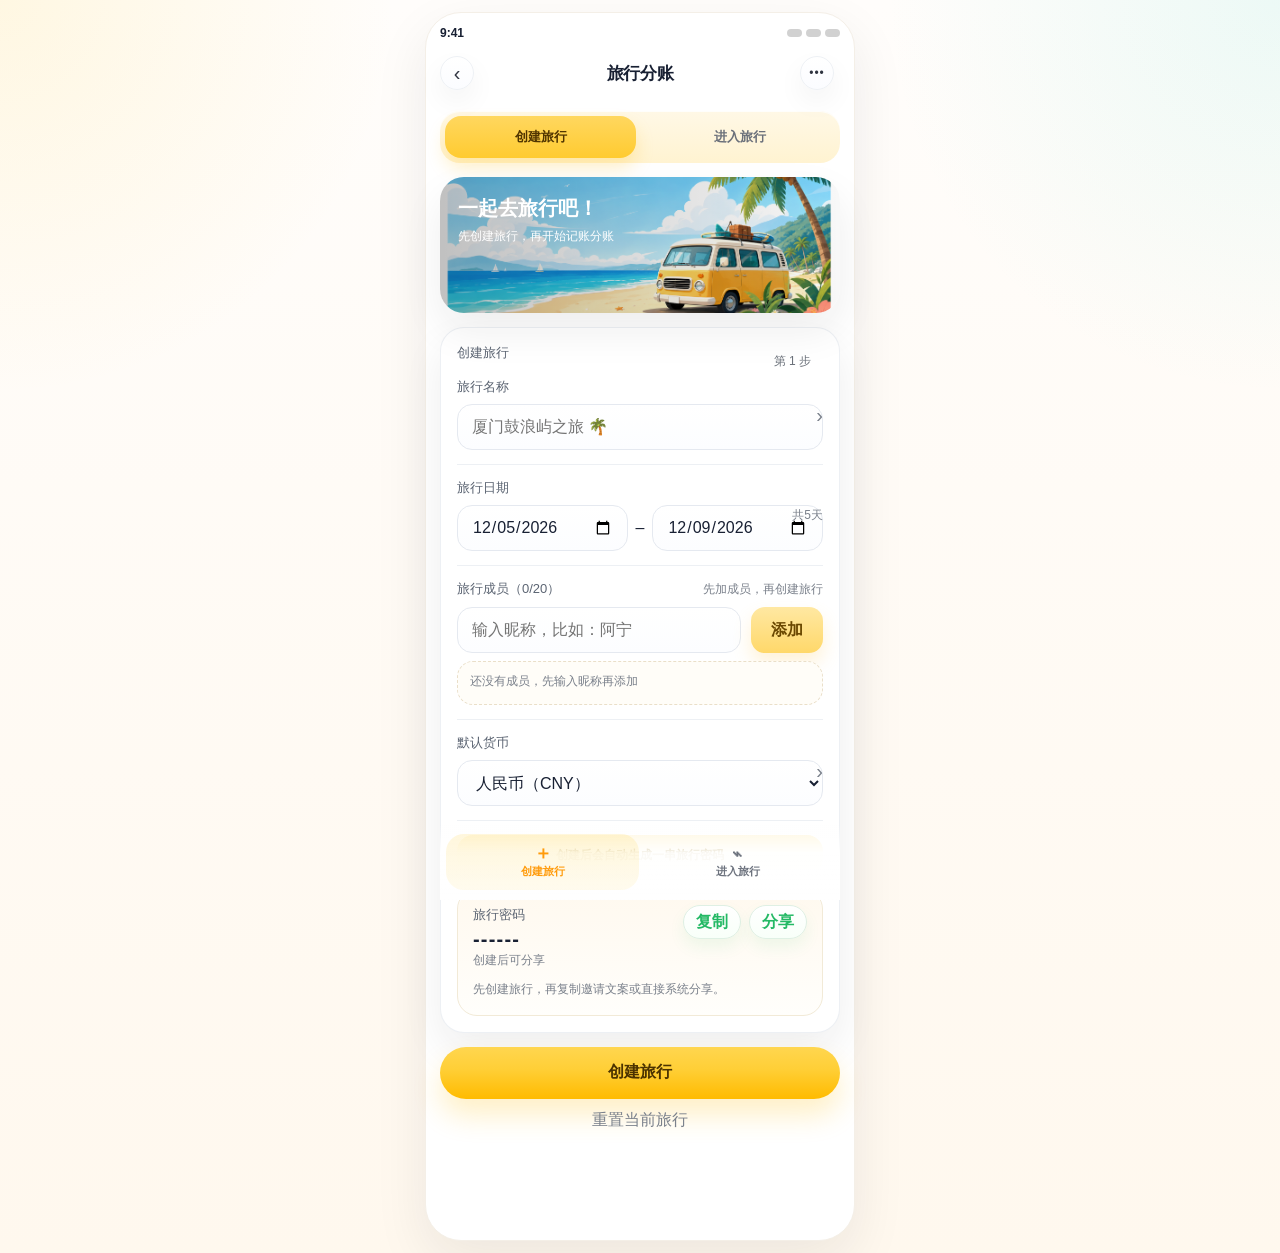
<file: index.html>
<!DOCTYPE html>
<html lang="zh-CN">
<head>
  <meta charset="UTF-8">
  <meta name="viewport" content="width=device-width, initial-scale=1.0, viewport-fit=cover">
  <title>创建旅行 | 旅行分账</title>
  <meta name="description" content="先创建本次旅行，再把旅行密码发给同伴。输入密码后，就能直接进入这次旅行的记账、总览和结算页面。">
  <meta id="metaKeywords" name="keywords" content="创建旅行,进入旅行,旅行密码,多人旅行记账,分账">
  <link rel="stylesheet" href="./styles.css">
</head>
<body data-page="create">
  <main class="app-shell">
    <section class="phone-page">
      <div class="status-bar">
        <span>9:41</span>
        <div class="status-icons"><span></span><span></span><span></span></div>
      </div>

      <header class="page-header">
        <button class="nav-icon" type="button" aria-label="返回">‹</button>
        <h1>旅行分账</h1>
        <button class="nav-icon more" type="button" aria-label="更多">•••</button>
      </header>

      <nav class="home-switch-nav" aria-label="首页导航">
        <a class="active" href="#create-trip-panel">创建旅行</a>
        <a href="#join-trip-panel">进入旅行</a>
      </nav>

      <section id="home-create-view" class="home-panel">
      <section class="hero-banner">
        <img src="./create-banner.png" alt="旅行头图">
        <div class="hero-banner-copy">
          <h2>一起去旅行吧！</h2>
          <p>先创建旅行，再开始记账分账</p>
        </div>
      </section>

      <section id="create-trip-panel" class="sheet-card">
        <div class="block-head-line">
          <div class="list-title">创建旅行</div>
          <span class="mini-status">第 1 步</span>
        </div>

        <label class="line-field">
          <span class="field-label">旅行名称</span>
          <input id="tripName" type="text" maxlength="20" placeholder="厦门鼓浪屿之旅 🌴">
          <span class="field-arrow">›</span>
        </label>

        <label class="line-field">
          <span class="field-label">旅行日期</span>
          <div class="field-main dual-value">
            <input id="tripStart" type="date" aria-label="开始日期">
            <span>–</span>
            <input id="tripEnd" type="date" aria-label="结束日期">
          </div>
          <span class="field-tip">共5天</span>
        </label>

        <div class="line-block">
          <div class="field-topline">
            <span class="field-label" id="memberCountLabel">旅行成员（0/20）</span>
            <small>先加成员，再创建旅行</small>
          </div>
          <div class="member-entry">
            <input id="memberNameInput" type="text" maxlength="6" placeholder="输入昵称，比如：阿宁">
            <button id="addMemberBtn" class="tiny-solid-btn" type="button">添加</button>
          </div>
          <div id="memberList" class="member-avatar-row empty">
            <p class="empty-text">还没有成员，先输入昵称再添加</p>
          </div>
        </div>

        <label class="line-field">
          <span class="field-label">默认货币</span>
          <select id="currencySelect">
            <option value="CNY">人民币（CNY）</option>
            <option value="USD">美元（USD）</option>
            <option value="HKD">港币（HKD）</option>
          </select>
          <span class="field-arrow">›</span>
        </label>

        <div class="soft-hint">创建后会自动生成一串旅行密码</div>

        <div class="room-card">
          <div class="room-card-head">
            <div>
              <span class="room-label">旅行密码</span>
              <strong id="roomCodeText" class="room-code">------</strong>
            </div>
            <div class="room-actions">
              <button id="copyInviteBtn" class="tag-btn" type="button">复制</button>
              <button id="nativeShareBtn" class="tag-btn" type="button">分享</button>
            </div>
          </div>
          <p id="shareLinkText" class="room-state">创建后可分享</p>
          <p id="invitePreviewText" class="tip-text">先创建旅行，再复制邀请文案或直接系统分享。</p>
        </div>
      </section>

      <button id="createTripBtn" class="primary-cta yellow-cta" type="button">创建旅行</button>
      <button id="resetTripBtn" class="subtle-link-btn" type="button">重置当前旅行</button>
      </section>

      <section id="join-trip-panel" class="join-card home-panel join-panel-only">
        <div class="join-card-head">
          <strong>进入旅行</strong>
          <p>输入旅行密码和昵称，就能直接打开这次旅行</p>
        </div>
        <div class="join-grid">
          <input id="joinRoomCode" type="text" maxlength="8" placeholder="旅行密码">
          <input id="joinNickname" type="text" maxlength="6" placeholder="你的昵称">
        </div>
        <button id="joinRoomBtn" class="secondary-cta" type="button">进入旅行</button>
        <p id="joinRoomStatus" class="tip-text">进入后会直接打开：记一笔、账目总览和一键结算。</p>
      </section>

      <nav class="app-tabbar home-tabbar" aria-label="页面导航">
        <a class="active" href="#create-trip-panel"><span class="tab-ico">＋</span><span>创建旅行</span></a>
        <a href="#join-trip-panel"><span class="tab-ico">⌁</span><span>进入旅行</span></a>
      </nav>
    </section>
  </main>

  <script id="structured-data" type="application/ld+json"></script>
  <script src="./script.js"></script>
  <script>
    (function () {
      const createLink = document.querySelector('.home-switch-nav a[href="#create-trip-panel"]');
      const joinLink = document.querySelector('.home-switch-nav a[href="#join-trip-panel"]');
      const createView = document.getElementById('home-create-view');
      const joinView = document.getElementById('join-trip-panel');
      const bottomCreate = document.querySelector('.home-tabbar a[href="#create-trip-panel"]');
      const bottomJoin = document.querySelector('.home-tabbar a[href="#join-trip-panel"]');

      function setActive(mode) {
        const showJoin = mode === 'join';
        createView.classList.toggle('hidden-home-panel', showJoin);
        joinView.classList.toggle('hidden-home-panel', !showJoin);
        createLink.classList.toggle('active', !showJoin);
        joinLink.classList.toggle('active', showJoin);
        bottomCreate.classList.toggle('active', !showJoin);
        bottomJoin.classList.toggle('active', showJoin);
      }

      function syncFromHash() {
        setActive(window.location.hash === '#join-trip-panel' ? 'join' : 'create');
      }

      createLink.addEventListener('click', function () {
        window.location.hash = 'create-trip-panel';
        setActive('create');
      });

      joinLink.addEventListener('click', function () {
        window.location.hash = 'join-trip-panel';
        setActive('join');
      });

      bottomCreate.addEventListener('click', function () {
        window.location.hash = 'create-trip-panel';
        setActive('create');
      });

      bottomJoin.addEventListener('click', function () {
        window.location.hash = 'join-trip-panel';
        setActive('join');
      });

      window.addEventListener('hashchange', syncFromHash);
      syncFromHash();
    })();
  </script>
</body>
</html>
</file>
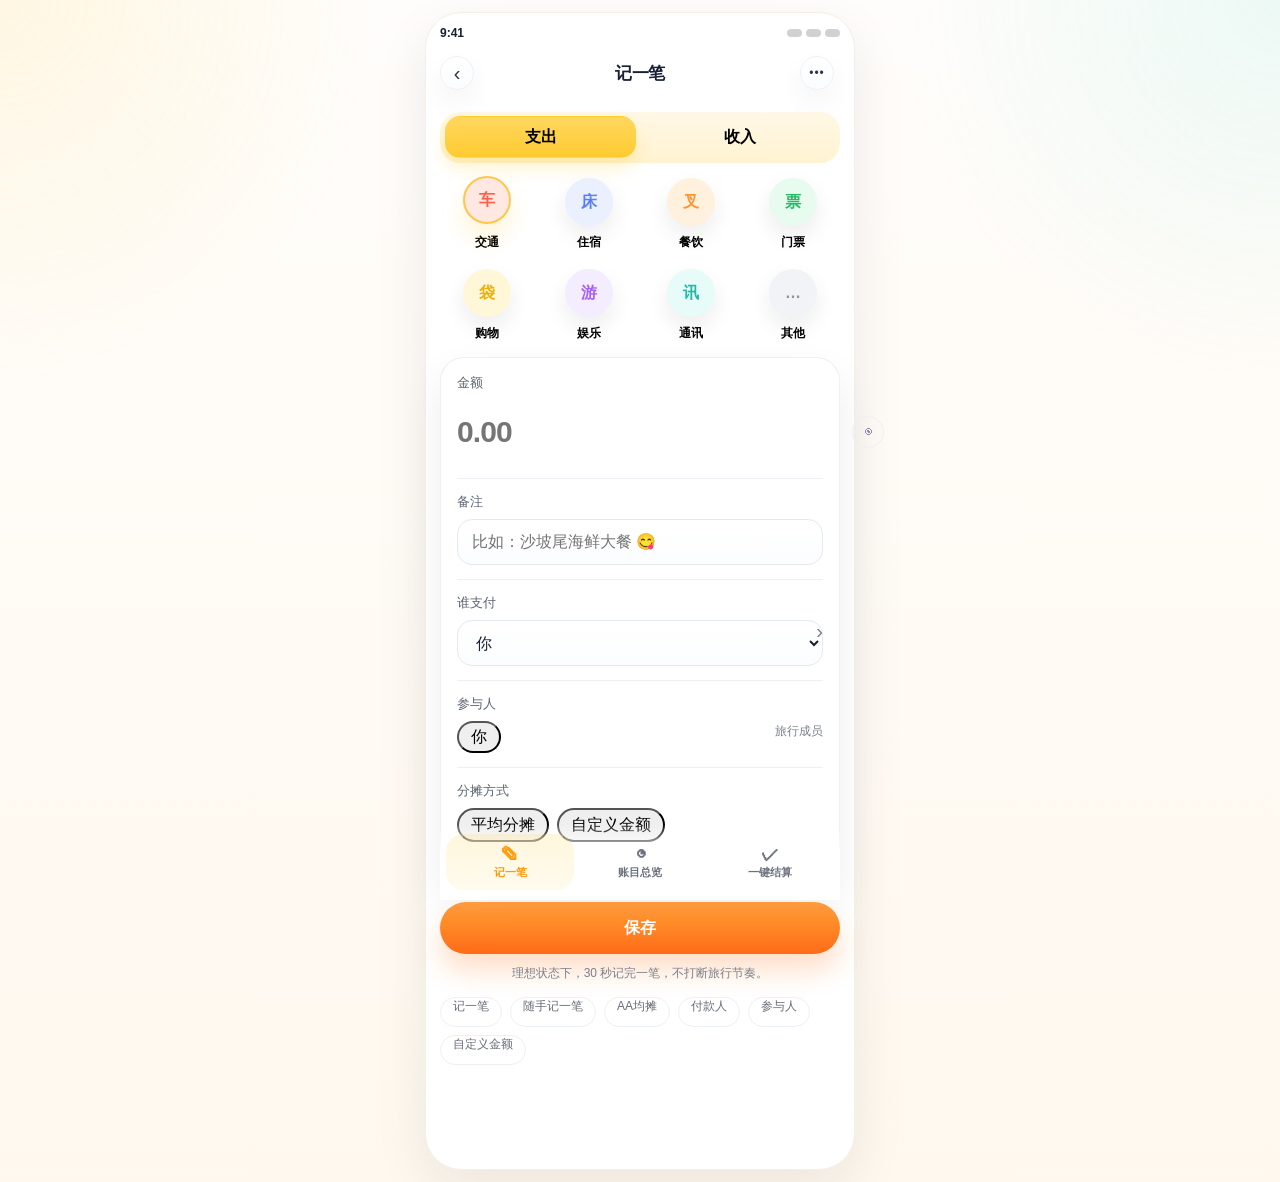
<file: add-bill.html>
<!DOCTYPE html>
<html lang="zh-CN">
<head>
  <meta charset="UTF-8">
  <meta name="viewport" content="width=device-width, initial-scale=1.0, viewport-fit=cover">
  <title>记一笔 | 旅行分账</title>
  <meta name="description" content="进入旅行后，先记一笔。快速记录分类、金额、付款人、参与人和分摊方式。">
  <meta id="metaKeywords" name="keywords" content="记一笔,旅行记账,多人分账">
  <link rel="stylesheet" href="./styles.css">
</head>
<body data-page="bill">
  <main class="app-shell">
    <section class="phone-page">
      <div class="status-bar">
        <span>9:41</span>
        <div class="status-icons"><span></span><span></span><span></span></div>
      </div>

      <header class="page-header">
        <button class="nav-icon" type="button" aria-label="返回">‹</button>
        <h1>记一笔</h1>
        <button class="nav-icon more" type="button" aria-label="更多">•••</button>
      </header>

      <div class="seg-switch" data-toggle-group="billType">
        <button class="seg-btn active" type="button" data-bill-type="expense">支出</button>
        <button class="seg-btn" type="button" data-bill-type="income">收入</button>
      </div>

      <section id="categoryGrid" class="category-grid">
        <button class="category-btn active" data-category="交通" type="button"><span class="icon-bubble red">车</span><b>交通</b></button>
        <button class="category-btn" data-category="住宿" type="button"><span class="icon-bubble blue">床</span><b>住宿</b></button>
        <button class="category-btn" data-category="餐饮" type="button"><span class="icon-bubble orange">叉</span><b>餐饮</b></button>
        <button class="category-btn" data-category="门票" type="button"><span class="icon-bubble green">票</span><b>门票</b></button>
        <button class="category-btn" data-category="购物" type="button"><span class="icon-bubble yellow">袋</span><b>购物</b></button>
        <button class="category-btn" data-category="娱乐" type="button"><span class="icon-bubble purple">游</span><b>娱乐</b></button>
        <button class="category-btn" data-category="通讯" type="button"><span class="icon-bubble teal">讯</span><b>通讯</b></button>
        <button class="category-btn" data-category="其他" type="button"><span class="icon-bubble gray">…</span><b>其他</b></button>
      </section>

      <section class="sheet-card">
        <div id="billEditBanner" class="edit-banner hidden">
          <span id="billEditText">正在编辑一笔账单</span>
          <button id="cancelEditBillBtn" class="mini-plain-btn" type="button">取消编辑</button>
        </div>

        <div class="amount-card">
          <span class="field-label">金额</span>
          <div class="amount-main">
            <input id="billAmount" class="amount-input" type="number" step="0.01" min="0" placeholder="0.00">
            <span class="camera-btn">◉</span>
          </div>
        </div>

        <label class="note-card">
          <span class="field-label">备注</span>
          <input id="billNote" type="text" maxlength="30" placeholder="比如：沙坡尾海鲜大餐 😋">
        </label>

        <label class="line-field">
          <span class="field-label">谁支付</span>
          <div class="field-main select-wrap">
            <select id="paidBy"></select>
          </div>
          <span class="field-arrow">›</span>
        </label>

        <div class="line-field block-row">
          <span class="field-label">参与人</span>
          <div id="participantChips" class="avatar-chip-row compact"></div>
          <span class="field-tip">旅行成员</span>
        </div>

        <div class="line-field block-row">
          <span class="field-label">分摊方式</span>
          <div class="chip-row" data-toggle-group="splitMode">
            <button class="chip active" data-split-mode="equal" type="button">平均分摊</button>
            <button class="chip" data-split-mode="custom" type="button">自定义金额</button>
          </div>
        </div>

        <div id="customSplitWrap" class="custom-split hidden"></div>
      </section>

      <button id="saveBillBtn" class="primary-cta orange-cta" type="button">保存</button>
      <p id="billStatusText" class="tip-text center-tip">理想状态下，30 秒记完一笔，不打断旅行节奏。</p>

      <div class="keyword-area">
        <div class="keyword-tags" data-keywords="bill"></div>
      </div>

      <nav class="app-tabbar trip-tabbar" aria-label="页面导航">
        <a class="active" href="./add-bill.html"><span class="tab-ico">✎</span><span>记一笔</span></a>
        <a href="./overview.html"><span class="tab-ico">◔</span><span>账目总览</span></a>
        <a href="./settlement.html"><span class="tab-ico">✓</span><span>一键结算</span></a>
      </nav>
    </section>
  </main>

  <script id="structured-data" type="application/ld+json"></script>
  <script src="./script.js"></script>
</body>
</html>
</file>
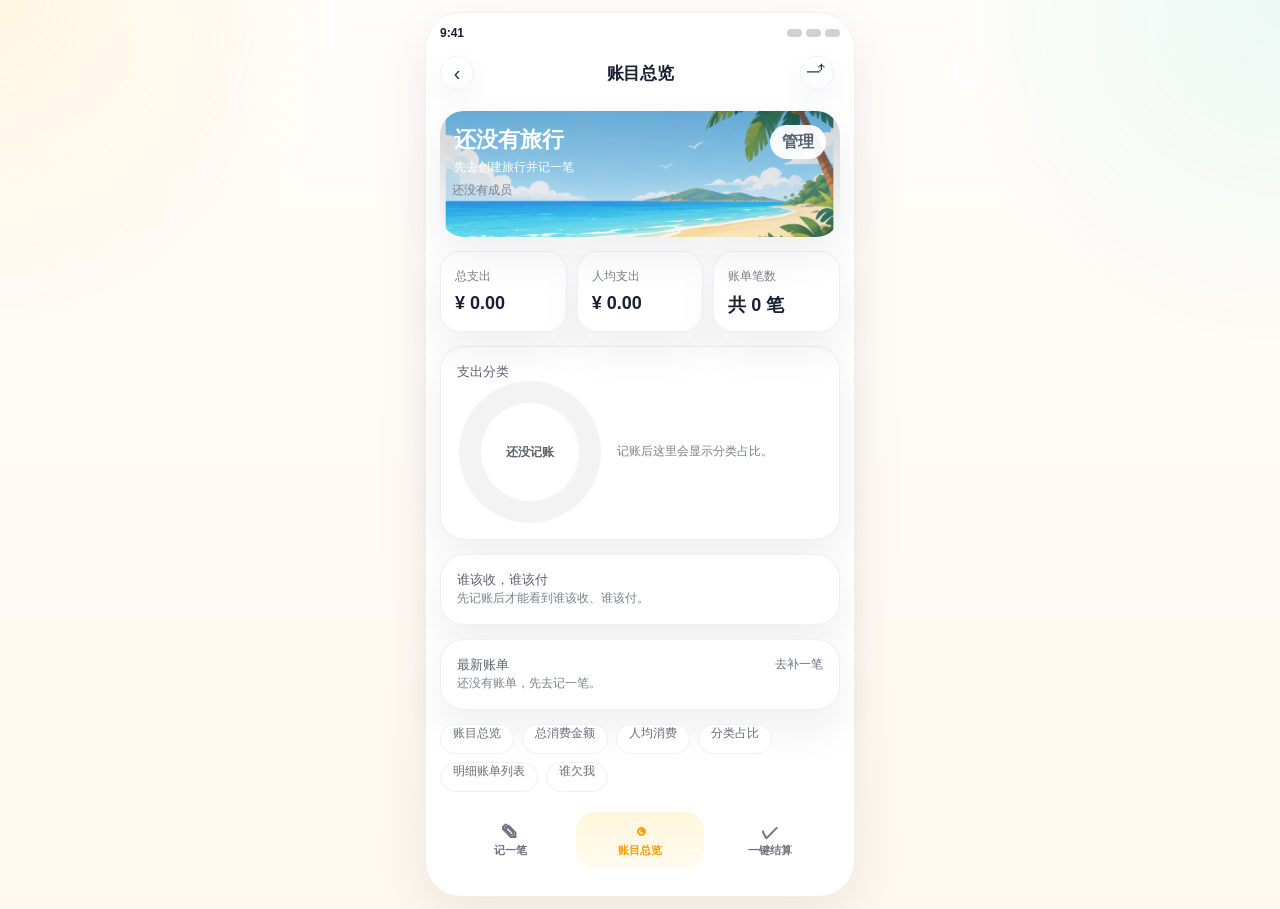
<file: overview.html>
<!DOCTYPE html>
<html lang="zh-CN">
<head>
  <meta charset="UTF-8">
  <meta name="viewport" content="width=device-width, initial-scale=1.0, viewport-fit=cover">
  <title>账目总览 | 旅行分账</title>
  <meta name="description" content="进入旅行后，查看总支出、人均支出、账单笔数和谁该收谁该付。">
  <meta id="metaKeywords" name="keywords" content="账目总览,总支出,人均支出,谁该收谁该付">
  <link rel="stylesheet" href="./styles.css">
</head>
<body data-page="overview">
  <main class="app-shell">
    <section class="phone-page">
      <div class="status-bar">
        <span>9:41</span>
        <div class="status-icons"><span></span><span></span><span></span></div>
      </div>

      <header class="page-header">
        <button class="nav-icon" type="button" aria-label="返回">‹</button>
        <h1>账目总览</h1>
        <a class="nav-icon share-link" href="./settlement.html" aria-label="去结算">⤴</a>
      </header>

      <section class="overview-hero">
        <img src="./overview-banner.png" alt="旅行总览头图">
        <div class="overview-hero-copy">
          <div>
            <h2 id="overviewTripName">还没有旅行</h2>
            <p id="overviewTripMeta">先去创建旅行并记一笔</p>
          </div>
          <span class="manage-chip">管理</span>
        </div>
        <div id="overviewMembers" class="member-avatar-row overlay"></div>
      </section>

      <section class="stat-cards-grid">
        <article class="stat-card">
          <span>总支出</span>
          <strong id="totalExpense">¥ 0.00</strong>
        </article>
        <article class="stat-card">
          <span>人均支出</span>
          <strong id="avgExpense">¥ 0.00</strong>
        </article>
        <article class="stat-card">
          <span>账单笔数</span>
          <strong id="billCountText">0 笔</strong>
        </article>
      </section>

      <section class="sheet-card">
        <div class="block-title">支出分类</div>
        <div class="chart-section">
          <div class="donut-wrap">
            <div id="donutChart" class="donut-chart"><span>还没记账</span></div>
          </div>
          <div id="categoryLegend" class="legend-list"></div>
        </div>
      </section>

      <section class="sheet-card">
        <div class="list-title">谁该收，谁该付</div>
        <div id="settlePreview" class="list-stack empty-stack">
          <p class="empty-text">先记账后才能看到谁该收、谁该付。</p>
        </div>
      </section>

      <section class="sheet-card">
        <div class="block-head-line">
          <div class="list-title">最新账单</div>
          <a class="tiny-link" href="./add-bill.html">去补一笔</a>
        </div>
        <div id="expenseList" class="list-stack empty-stack">
          <p class="empty-text">还没有账单，先去记一笔。</p>
        </div>
      </section>

      <div class="keyword-area">
        <div class="keyword-tags" data-keywords="overview"></div>
      </div>

      <nav class="app-tabbar trip-tabbar" aria-label="页面导航">
        <a href="./add-bill.html"><span class="tab-ico">✎</span><span>记一笔</span></a>
        <a class="active" href="./overview.html"><span class="tab-ico">◔</span><span>账目总览</span></a>
        <a href="./settlement.html"><span class="tab-ico">✓</span><span>一键结算</span></a>
      </nav>
    </section>
  </main>

  <script id="structured-data" type="application/ld+json"></script>
  <script src="./script.js"></script>
</body>
</html>
</file>
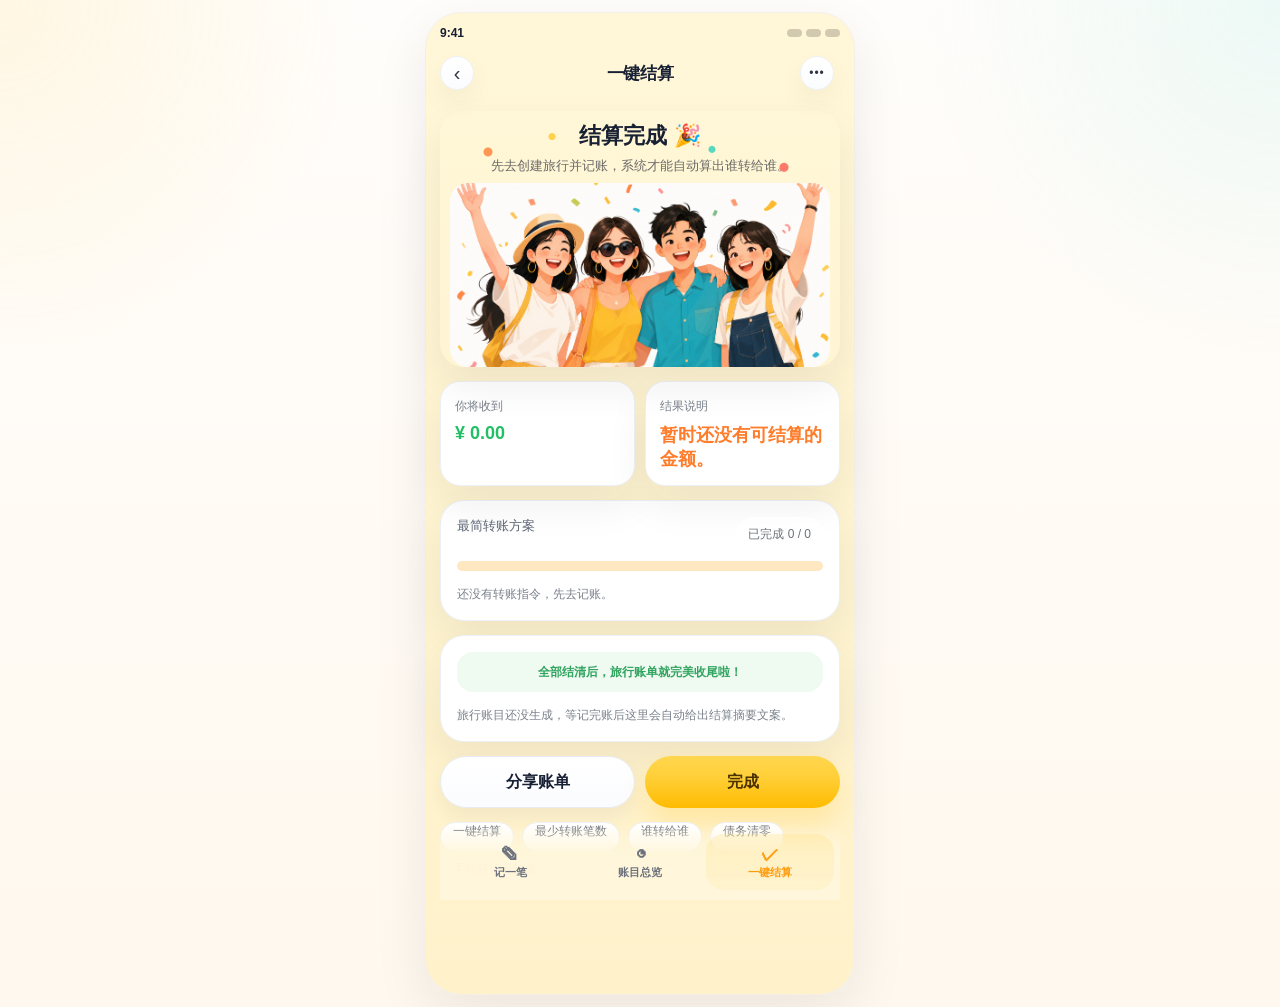
<file: settlement.html>
<!DOCTYPE html>
<html lang="zh-CN">
<head>
  <meta charset="UTF-8">
  <meta name="viewport" content="width=device-width, initial-scale=1.0, viewport-fit=cover">
  <title>一键结算 | 旅行分账</title>
  <meta name="description" content="进入旅行后，直接查看最简转账方案，尽量减少成员之间的交易次数。">
  <meta id="metaKeywords" name="keywords" content="一键结算,最简转账方案,谁转给谁">
  <link rel="stylesheet" href="./styles.css">
</head>
<body data-page="settlement">
  <main class="app-shell">
    <section class="phone-page settlement-theme">
      <div class="status-bar">
        <span>9:41</span>
        <div class="status-icons"><span></span><span></span><span></span></div>
      </div>

      <header class="page-header">
        <button class="nav-icon" type="button" aria-label="返回">‹</button>
        <h1>一键结算</h1>
        <button class="nav-icon more" type="button" aria-label="更多">•••</button>
      </header>

      <section class="settlement-hero">
        <div class="confetti-layer"></div>
        <div class="settlement-copy">
          <h2>结算完成 🎉</h2>
          <p id="settlementSummaryText">先去创建旅行并记账，系统才能自动算出谁转给谁。</p>
        </div>
        <img class="celebrate-image" src="./settlement-people.png" alt="四位朋友庆祝旅行结算">
      </section>

      <section class="money-card-grid">
        <article class="money-card income">
          <span>你将收到</span>
          <strong id="settlementHeadlineAmount">¥ 0.00</strong>
        </article>
        <article class="money-card expense">
          <span>结果说明</span>
          <strong id="settlementHeadlineNote">暂时无结果</strong>
        </article>
      </section>

      <section class="sheet-card">
        <div class="block-head-line">
          <div class="list-title">最简转账方案</div>
          <span id="settlementProgressText" class="mini-status">已完成 0 / 0</span>
        </div>
        <div class="progress-track"><span id="settlementProgressBar"></span></div>
        <div id="settlementList" class="list-stack empty-stack">
          <p class="empty-text">还没有转账指令，先去记账。</p>
        </div>
      </section>

      <section class="sheet-card">
        <div class="success-strip">全部结清后，旅行账单就完美收尾啦！</div>
        <p id="groupSummaryText" class="tip-text">旅行账目还没生成，等记完账后这里会自动给出结算摘要文案。</p>
      </section>

      <div class="action-row">
        <button id="copySettlementSummaryBtn" class="secondary-cta" type="button">分享账单</button>
        <button id="shareSettlementBtn" class="primary-cta yellow-cta" type="button">完成</button>
      </div>

      <div class="keyword-area">
        <div class="keyword-tags" data-keywords="settlement"></div>
      </div>

      <nav class="app-tabbar trip-tabbar" aria-label="页面导航">
        <a href="./add-bill.html"><span class="tab-ico">✎</span><span>记一笔</span></a>
        <a href="./overview.html"><span class="tab-ico">◔</span><span>账目总览</span></a>
        <a class="active" href="./settlement.html"><span class="tab-ico">✓</span><span>一键结算</span></a>
      </nav>
    </section>
  </main>

  <script id="structured-data" type="application/ld+json"></script>
  <script src="./script.js"></script>
</body>
</html>
</file>
<file: styles.css>
:root {
  --ink: #182033;
  --muted: #7a808b;
  --line: #edf0f4;
  --line-strong: #e5e9f0;
  --yellow: #ffcf37;
  --yellow-deep: #ffbb00;
  --orange: #ff8d29;
  --orange-deep: #ff6b18;
  --green: #22bf65;
  --green-soft: #effaf1;
  --soft-shadow: 0 12px 28px rgba(26, 28, 33, 0.05);
  --card-shadow: 0 18px 42px rgba(26, 28, 33, 0.07);
  --page-shadow: 0 20px 54px rgba(26, 28, 33, 0.08);
  --inner-shadow: inset 0 1px 0 rgba(255, 255, 255, 0.85);
}

* { box-sizing: border-box; }

html,
body {
  margin: 0;
  min-height: 100%;
  background:
    radial-gradient(circle at 0% 0%, rgba(255, 217, 97, 0.16), transparent 22%),
    radial-gradient(circle at 100% 0%, rgba(103, 222, 208, 0.12), transparent 22%),
    linear-gradient(180deg, #fffdfb 0%, #fff8ee 100%);
  font-family: "PingFang SC", "Microsoft YaHei", sans-serif;
  color: var(--ink);
}

body { padding: 12px; }
button, input, select { font: inherit; }
.app-shell { max-width: 430px; margin: 0 auto; }

.phone-page {
  min-height: calc(100vh - 24px);
  padding: 0 14px 18px;
  border-radius: 36px;
  background: #fff;
  border: 1px solid #f4efe7;
  box-shadow: var(--page-shadow);
}

.settlement-theme {
  background: linear-gradient(180deg, #fff7d8 0%, #fff2cb 100%);
}

.status-bar {
  min-height: 30px;
  padding-top: calc(10px + env(safe-area-inset-top));
  display: flex;
  align-items: center;
  justify-content: space-between;
  font-size: 12px;
  font-weight: 700;
}

.status-icons { display: flex; gap: 4px; }
.status-icons span {
  width: 15px;
  height: 8px;
  border-radius: 999px;
  background: rgba(0, 0, 0, 0.18);
}

.page-header {
  display: grid;
  grid-template-columns: 40px 1fr 40px;
  align-items: center;
  min-height: 48px;
  margin: 6px 0 14px;
}

.page-header h1 {
  margin: 0;
  text-align: center;
  font-size: 17px;
  font-weight: 900;
  letter-spacing: -0.02em;
}

.nav-icon,
.share-link {
  width: 34px;
  height: 34px;
  border-radius: 50%;
  border: 1px solid #eef1f5;
  background: linear-gradient(180deg, #ffffff, #fbfcff);
  display: grid;
  place-items: center;
  color: #2f3440;
  box-shadow: var(--soft-shadow);
  font-size: 20px;
  text-decoration: none;
  transition: transform 0.18s ease, box-shadow 0.18s ease, border-color 0.18s ease;
}

.more { font-size: 12px; letter-spacing: 1px; }

.nav-icon:active,
.share-link:active {
  transform: scale(0.96);
  box-shadow: 0 6px 14px rgba(26, 28, 33, 0.08);
}

.home-switch-nav {
  display: grid;
  grid-template-columns: 1fr 1fr;
  gap: 8px;
  padding: 5px;
  margin-bottom: 14px;
  border-radius: 20px;
  background: linear-gradient(180deg, #fff8e6, #fff3d1);
  box-shadow: var(--inner-shadow);
}

.home-switch-nav a {
  min-height: 42px;
  border-radius: 16px;
  display: grid;
  place-items: center;
  text-decoration: none;
  color: #6b707a;
  font-size: 13px;
  font-weight: 800;
  transition: all 0.18s ease;
}

.home-switch-nav a.active {
  background: linear-gradient(180deg, #ffd75f, #ffcb30);
  color: #513500;
  box-shadow: 0 10px 18px rgba(255, 188, 0, 0.22);
}

.home-panel.hidden-home-panel {
  display: none;
}

.join-panel-only {
  margin-top: 4px;
}

.hero-banner,
.overview-hero,
.settlement-hero,
.sheet-card,
.join-card {
  border-radius: 24px;
  background: #fff;
  box-shadow: var(--card-shadow);
}

.hero-banner,
.overview-hero,
.settlement-hero { overflow: hidden; }

.hero-banner {
  position: relative;
  margin-bottom: 14px;
}

.hero-banner img {
  width: 100%;
  height: 136px;
  object-fit: cover;
  display: block;
}

.hero-banner-copy {
  position: absolute;
  inset: 0;
  padding: 18px;
  background: linear-gradient(90deg, rgba(0, 0, 0, 0.24), rgba(0, 0, 0, 0.02));
  color: #fff;
}

.hero-banner-copy h2 {
  margin: 0 0 6px;
  font-size: 20px;
  font-weight: 900;
}

.hero-banner-copy p {
  margin: 0;
  font-size: 12px;
}

.sheet-card,
.join-card {
  margin-bottom: 14px;
  padding: 16px;
  border: 1px solid rgba(236, 240, 244, 0.95);
}

.line-field,
.line-block,
.amount-card,
.note-card {
  position: relative;
  display: grid;
  gap: 8px;
  padding: 0 0 14px;
  margin-bottom: 14px;
  border-bottom: 1px solid var(--line);
}

.line-field:last-child,
.line-block:last-child,
.amount-card:last-child,
.note-card:last-child {
  margin-bottom: 0;
  padding-bottom: 0;
  border-bottom: 0;
}

.field-label,
.field-topline span,
.list-title,
.block-title,
.room-label {
  font-size: 13px;
  color: #5b6472;
}

.line-field input,
.line-field select,
.join-grid input,
.note-card input,
.member-entry input,
.split-row-item input {
  width: 100%;
  min-height: 46px;
  padding: 0 14px;
  border-radius: 15px;
  border: 1px solid var(--line-strong);
  background: linear-gradient(180deg, #ffffff, #fcfdff);
  color: var(--ink);
  outline: none;
  box-shadow: inset 0 1px 0 rgba(255, 255, 255, 0.9);
  transition: border-color 0.18s ease, box-shadow 0.18s ease, transform 0.18s ease;
}

.line-field input:focus,
.line-field select:focus,
.join-grid input:focus,
.note-card input:focus,
.member-entry input:focus,
.split-row-item input:focus {
  border-color: #ffcd33;
  box-shadow: 0 0 0 4px rgba(255, 205, 51, 0.12), 0 8px 20px rgba(255, 197, 39, 0.08);
}

.field-main { display: flex; align-items: center; gap: 8px; }
.dual-value input { flex: 1; }

.field-arrow,
.field-tip {
  position: absolute;
  right: 0;
  top: 28px;
  font-size: 12px;
  color: var(--muted);
}

.field-arrow { font-size: 20px; top: 26px; }

.field-topline,
.room-card-head,
.block-head-line,
.join-card-head {
  display: flex;
  justify-content: space-between;
  align-items: flex-start;
  gap: 10px;
}

.field-topline small,
.tip-text,
.empty-text,
.join-card-head p,
.room-state {
  margin: 0;
  font-size: 12px;
  line-height: 1.6;
  color: var(--muted);
}

.member-entry,
.join-grid,
.money-card-grid,
.action-row {
  display: grid;
  gap: 10px;
}

.member-entry { grid-template-columns: 1fr auto; }

.tiny-solid-btn,
.tag-btn,
.mini-plain-btn,
.manage-chip,
.primary-cta,
.secondary-cta {
  border: 0;
  cursor: pointer;
  font-weight: 800;
  transition: transform 0.18s ease, box-shadow 0.18s ease, filter 0.18s ease, border-color 0.18s ease;
}

.tiny-solid-btn {
  min-width: 72px;
  min-height: 44px;
  border-radius: 14px;
  color: #6a4700;
  background: linear-gradient(180deg, #ffe8a2, #ffd86a);
  box-shadow: 0 10px 18px rgba(255, 202, 90, 0.24);
}

.member-avatar-row,
.avatar-chip-row,
.chip-row,
.keyword-tags,
.room-actions {
  display: flex;
  flex-wrap: wrap;
  gap: 8px;
}

.member-avatar-row { min-height: 44px; }

.member-avatar-row.empty {
  padding: 10px 12px;
  border: 1px dashed #eadfc9;
  border-radius: 16px;
  background: #fffdf8;
}

.avatar-chip,
.member-dot,
.chip,
.manage-chip,
.tag-btn,
.mini-status {
  min-height: 34px;
  padding: 0 12px;
  border-radius: 999px;
  display: inline-flex;
  align-items: center;
  justify-content: center;
}

.avatar-chip,
.member-dot {
  background: linear-gradient(180deg, #fff5da, #fffef7);
  border: 2px solid #fff;
  box-shadow: 0 6px 16px rgba(205, 168, 86, 0.14);
  font-size: 12px;
  font-weight: 700;
}

.avatar-chip button {
  width: 18px;
  height: 18px;
  margin-left: 6px;
  border-radius: 50%;
  border: 0;
  background: rgba(0, 0, 0, 0.08);
  cursor: pointer;
}

.soft-hint,
.success-strip {
  min-height: 40px;
  margin-bottom: 14px;
  border-radius: 16px;
  display: grid;
  place-items: center;
  background: #fff7de;
  color: #8f6a00;
  font-size: 12px;
  font-weight: 700;
}

.room-card {
  padding: 15px;
  border-radius: 20px;
  background: linear-gradient(180deg, #fff9ef, #fffefb);
  border: 1px solid #f2ead7;
  box-shadow: inset 0 1px 0 rgba(255, 255, 255, 0.88);
}

.room-code {
  display: block;
  margin-top: 4px;
  font-size: 20px;
  letter-spacing: 0.06em;
}

.tag-btn {
  background: linear-gradient(180deg, #ffffff, #f8fff9);
  border: 1px solid #dff0e4;
  color: #24b965;
  box-shadow: 0 8px 16px rgba(36, 185, 101, 0.08);
}

.tip-text { margin-top: 10px; }

.primary-cta,
.secondary-cta {
  width: 100%;
  min-height: 52px;
  border-radius: 999px;
}

.primary-cta {
  box-shadow: 0 16px 28px rgba(255, 191, 22, 0.24);
}

.yellow-cta {
  color: #4b3200;
  background: linear-gradient(180deg, #ffd64f 0%, var(--yellow) 42%, var(--yellow-deep) 100%);
}

.orange-cta {
  color: #fff;
  background: linear-gradient(180deg, #ff9b42 0%, var(--orange) 36%, var(--orange-deep) 100%);
  box-shadow: 0 16px 28px rgba(255, 116, 22, 0.24);
}

.secondary-cta {
  background: linear-gradient(180deg, #ffffff, #fbfcff);
  border: 1px solid #e8ecf2;
  color: var(--ink);
  box-shadow: 0 10px 20px rgba(26, 28, 33, 0.05);
}

.primary-cta:active,
.secondary-cta:active,
.tiny-solid-btn:active,
.tag-btn:active,
.manage-chip:active,
.mini-plain-btn:active {
  transform: translateY(1px) scale(0.985);
  filter: brightness(0.98);
}

.subtle-link-btn,
.center-tip {
  margin: 10px 0 14px;
  width: 100%;
  text-align: center;
  border: 0;
  background: transparent;
  color: var(--muted);
}

.join-card-head strong { font-size: 15px; }

.join-card-head {
  margin-bottom: 12px;
}

.join-card-head p {
  margin-top: 4px;
}

.join-grid,
.money-card-grid,
.action-row {
  grid-template-columns: 1fr 1fr;
}

.join-grid {
  margin: 12px 0;
}

.join-card .secondary-cta {
  margin-top: 2px;
}

.join-card .tip-text {
  margin-top: 12px;
}

.seg-switch {
  display: grid;
  grid-template-columns: 1fr 1fr;
  gap: 8px;
  padding: 5px;
  margin-bottom: 14px;
  border-radius: 20px;
  background: linear-gradient(180deg, #fff8e6, #fff3d1);
  box-shadow: var(--inner-shadow);
}

.seg-btn {
  min-height: 42px;
  border-radius: 15px;
  border: 1px solid transparent;
  background: transparent;
  font-weight: 800;
  cursor: pointer;
  transition: all 0.18s ease;
}

.seg-btn.active {
  background: linear-gradient(180deg, #ffd75f, #ffcb30);
  box-shadow: 0 10px 18px rgba(255, 188, 0, 0.2);
}

.category-grid {
  display: grid;
  grid-template-columns: repeat(4, 1fr);
  gap: 16px 8px;
  margin-bottom: 14px;
}

.category-btn {
  border: 0;
  background: transparent;
  display: grid;
  justify-items: center;
  gap: 8px;
  cursor: pointer;
}

.category-btn b {
  font-size: 12px;
  font-weight: 700;
}

.icon-bubble {
  width: 48px;
  height: 48px;
  border-radius: 50%;
  display: grid;
  place-items: center;
  font-size: 16px;
  font-weight: 900;
  border: 2px solid transparent;
  box-shadow: 0 10px 22px rgba(26, 28, 33, 0.08);
  transition: transform 0.18s ease, box-shadow 0.18s ease, border-color 0.18s ease;
}

.category-btn.active .icon-bubble {
  border-color: #ffc74a;
  transform: translateY(-2px);
  box-shadow: 0 14px 24px rgba(255, 188, 0, 0.16);
}

.red { background: #ffe8e1; color: #ff5f48; }
.blue { background: #ebf0ff; color: #557fff; }
.orange { background: #fff1dd; color: #ff9432; }
.green { background: #e7fbef; color: #2abb68; }
.yellow { background: #fff7d8; color: #efaf00; }
.purple { background: #f4ecff; color: #a55fff; }
.teal { background: #e7fbf8; color: #22baaa; }
.gray { background: #f1f3f6; color: #8e95a1; }

.edit-banner {
  margin-bottom: 12px;
  padding: 12px 14px;
  border-radius: 16px;
  background: #fff4d0;
  color: #7a5800;
  display: flex;
  justify-content: space-between;
  align-items: center;
  gap: 10px;
  font-size: 13px;
  font-weight: 700;
}

.hidden { display: none; }

.amount-main {
  display: grid;
  grid-template-columns: 1fr 36px;
  gap: 8px;
  align-items: center;
}

.amount-input {
  min-height: 64px;
  padding: 0;
  border: 0;
  background: transparent;
  font-size: 30px;
  font-weight: 900;
  letter-spacing: -0.03em;
}

.camera-btn {
  width: 32px;
  height: 32px;
  border-radius: 50%;
  display: grid;
  place-items: center;
  border: 1px solid var(--line);
  color: #8a90a0;
}

.block-row { align-items: center; }
.compact .chip, .compact .avatar-chip, .compact .member-dot { min-height: 32px; }

.overview-hero {
  position: relative;
  margin-bottom: 14px;
}

.overview-hero img {
  width: 100%;
  height: 126px;
  object-fit: cover;
  display: block;
}

.overview-hero-copy {
  position: absolute;
  inset: 0 0 auto 0;
  min-height: 126px;
  padding: 14px;
  display: flex;
  justify-content: space-between;
  align-items: flex-start;
  background: linear-gradient(180deg, rgba(8, 20, 30, 0.18), rgba(8, 20, 30, 0.02));
  color: #fff;
}

.overview-hero-copy h2 {
  margin: 0 0 4px;
  font-size: 22px;
}

.overview-hero-copy p {
  margin: 0;
  font-size: 12px;
}

.overlay {
  position: absolute;
  left: 12px;
  right: 12px;
  bottom: 12px;
}

.manage-chip {
  background: rgba(255, 255, 255, 0.94);
  color: #52606f;
}

.stat-cards-grid {
  display: grid;
  grid-template-columns: repeat(3, 1fr);
  gap: 10px;
  margin-bottom: 14px;
}

.stat-card,
.money-card {
  padding: 14px;
  border-radius: 20px;
  background: #fff;
  border: 1px solid #edf0f4;
  box-shadow: var(--card-shadow);
}

.stat-card span,
.money-card span {
  font-size: 12px;
  color: var(--muted);
}

.stat-card strong,
.money-card strong {
  display: block;
  margin-top: 8px;
  font-size: 18px;
}

.chart-section {
  display: grid;
  grid-template-columns: 146px 1fr;
  gap: 14px;
  align-items: center;
}

.donut-wrap {
  display: flex;
  justify-content: center;
}

.donut-chart {
  width: 142px;
  height: 142px;
  position: relative;
  border-radius: 50%;
  background: #f3f3f3;
}

.donut-chart::after {
  content: "";
  position: absolute;
  inset: 22px;
  border-radius: 50%;
  background: #fff;
}

.donut-chart span {
  position: absolute;
  inset: 0;
  z-index: 1;
  display: grid;
  place-items: center;
  padding: 0 20px;
  text-align: center;
  font-size: 12px;
  font-weight: 800;
  color: #5d636b;
}

.legend-list,
.list-stack {
  display: grid;
  gap: 10px;
}

.legend-item,
.list-item,
.preview-line,
.transfer-item {
  display: flex;
  align-items: center;
  justify-content: space-between;
  gap: 12px;
}

.legend-left {
  display: inline-flex;
  align-items: center;
  gap: 8px;
}

.legend-dot {
  width: 10px;
  height: 10px;
  border-radius: 50%;
}

.list-item,
.preview-line,
.transfer-item {
  padding: 12px 14px;
  border-radius: 18px;
  border: 1px solid #eef1f5;
  background: #fff;
  box-shadow: 0 6px 18px rgba(26, 28, 33, 0.04);
}

.item-meta {
  display: grid;
  gap: 4px;
}

.item-meta p,
.transfer-main p {
  margin: 0;
  color: var(--muted);
  font-size: 12px;
}

.item-actions {
  display: grid;
  gap: 8px;
}

.item-actions button {
  min-height: 30px;
  padding: 0 12px;
  border-radius: 999px;
  border: 1px solid #eceff4;
  background: #fff;
  cursor: pointer;
  font-size: 12px;
  font-weight: 700;
}

.positive { color: var(--green); }
.negative { color: #ff5e49; }
.tiny-link { text-decoration: none; color: #637181; font-size: 12px; }

.settlement-hero {
  position: relative;
  margin-bottom: 14px;
  padding: 10px 10px 0;
  background: transparent;
}

.confetti-layer {
  position: absolute;
  inset: 0;
  pointer-events: none;
  background:
    radial-gradient(circle at 12% 16%, #ff9754 0 4px, transparent 5px),
    radial-gradient(circle at 28% 10%, #ffd04b 0 3px, transparent 4px),
    radial-gradient(circle at 68% 15%, #58d9bf 0 3px, transparent 4px),
    radial-gradient(circle at 86% 22%, #ff7a69 0 4px, transparent 5px);
}

.settlement-copy { text-align: center; }

.settlement-copy h2 {
  margin: 0 0 6px;
  font-size: 22px;
}

.settlement-copy p {
  margin: 0;
  font-size: 13px;
  color: #6b6a68;
}

.celebrate-image {
  width: 100%;
  height: 184px;
  object-fit: cover;
  display: block;
  margin-top: 8px;
  border-radius: 18px;
}

.money-card-grid,
.action-row { margin-bottom: 14px; }

.money-card.income strong { color: var(--green); }
.money-card.expense strong { color: #ff7c2a; }

.mini-status {
  background: rgba(255, 255, 255, 0.86);
  color: #6b717a;
  font-size: 12px;
}

.progress-track {
  height: 10px;
  margin: 10px 0 14px;
  border-radius: 999px;
  overflow: hidden;
  background: #ffe7c2;
}

.progress-track span {
  display: block;
  width: 0;
  height: 100%;
  border-radius: inherit;
  background: linear-gradient(180deg, var(--orange), var(--yellow-deep));
}

.transfer-item.done { opacity: 0.6; }
.transfer-main { display: grid; gap: 4px; }

.transfer-btn {
  min-height: 38px;
  padding: 0 14px;
  border-radius: 999px;
  border: 1px solid #eceff4;
  background: linear-gradient(180deg, #ffffff, #fbfcff);
  cursor: pointer;
  font-weight: 800;
  box-shadow: 0 8px 16px rgba(26, 28, 33, 0.04);
}

.transfer-btn.is-done { color: var(--green); }
.success-strip { background: var(--green-soft); color: #31a460; }

.keyword-area { padding-bottom: 10px; }

.keyword-tags span {
  min-height: 30px;
  padding: 0 12px;
  border-radius: 999px;
  background: #fff;
  border: 1px solid #edf0f5;
  color: #676d77;
  font-size: 12px;
}

.app-tabbar {
  position: sticky;
  bottom: 0;
  z-index: 2;
  display: grid;
  gap: 2px;
  padding: 10px 6px calc(10px + env(safe-area-inset-bottom));
  background: linear-gradient(180deg, rgba(255, 255, 255, 0), rgba(255, 255, 255, 0.96) 38%, rgba(255, 255, 255, 1) 100%);
}

.settlement-theme .app-tabbar {
  background: linear-gradient(180deg, rgba(255, 244, 210, 0), rgba(255, 246, 219, 0.96) 38%, rgba(255, 246, 219, 1) 100%);
}

.home-tabbar { grid-template-columns: repeat(2, 1fr); }
.trip-tabbar { grid-template-columns: repeat(3, 1fr); }

.app-tabbar a {
  min-height: 56px;
  text-decoration: none;
  color: #6c727d;
  display: grid;
  justify-items: center;
  align-content: center;
  gap: 2px;
  font-size: 11px;
  font-weight: 700;
  border-radius: 18px;
  transition: all 0.18s ease;
}

.tab-ico {
  font-size: 18px;
  line-height: 1;
}

.app-tabbar a.active {
  color: #ff9b0b;
  background: linear-gradient(180deg, rgba(255, 214, 84, 0.2), rgba(255, 214, 84, 0.1));
}

@media (max-width: 390px) {
  body { padding: 8px; }
  .phone-page {
    min-height: calc(100vh - 16px);
    padding-left: 12px;
    padding-right: 12px;
  }
  .join-grid,
  .money-card-grid,
  .action-row,
  .chart-section,
  .stat-cards-grid {
    grid-template-columns: 1fr;
  }
}
</file>
